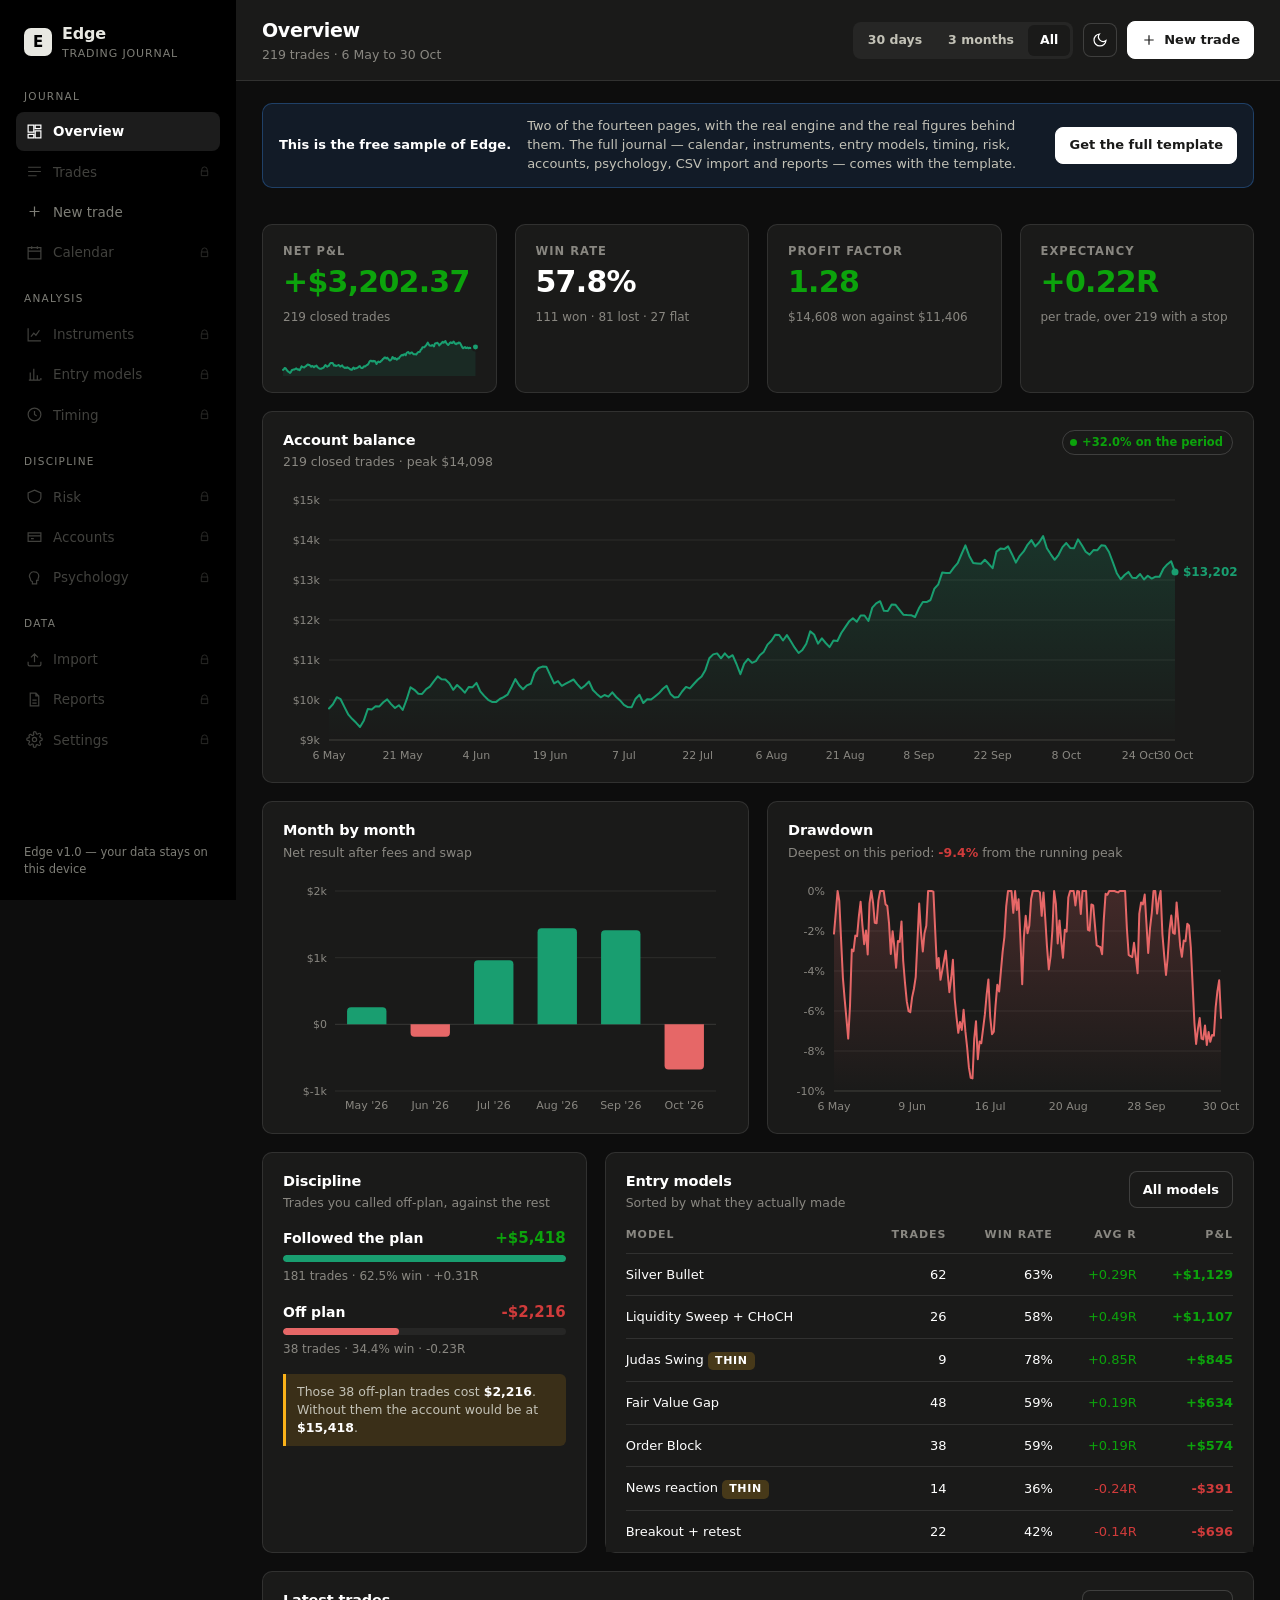
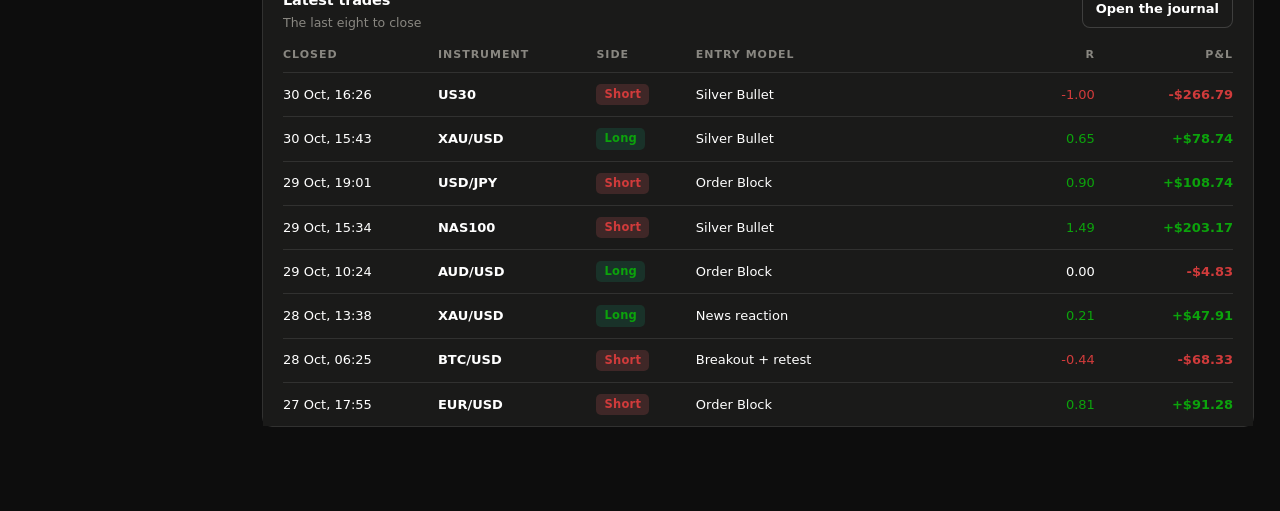
<file: index.html>
<!DOCTYPE html>
<html lang="en" data-theme="dark">
<head>
<meta charset="UTF-8">
<meta name="viewport" content="width=device-width, initial-scale=1">
<title>Overview — Edge Trading Journal</title>
<meta name="description" content="Equity curve, drawdown, monthly P&L and what your discipline is costing you — worked out from your own journal.">
<link rel="icon" href="data:image/svg+xml,<svg xmlns='http://www.w3.org/2000/svg' viewBox='0 0 32 32'><rect width='32' height='32' rx='7' fill='%2314140f'/><path d='M7 22l5-7 4 4 9-11' stroke='%231baf7a' stroke-width='2.6' fill='none' stroke-linecap='round' stroke-linejoin='round'/></svg>">
<link rel="stylesheet" href="css/style.css">
</head>
<body>

<div class="shell">
  <aside class="sidebar">
    <div class="brand">
      <div class="brand-mark">E</div>
      <div>
        <div class="brand-name">Edge</div>
        <div class="brand-sub">Trading journal</div>
      </div>
    </div>
    <div>
      <div class="nav-group">
        <div class="nav-label">Journal</div>
        <nav class="nav">
          <a href="index.html" class="is-active"><svg viewBox="0 0 24 24"><path d="M3 13h8V3H3zM13 21h8V11h-8zM3 21h8v-5H3zM13 8h8V3h-8z"/></svg>Overview</a>
          <a href="https://payhip.com/b/af3Tc" target="_blank" rel="noopener" data-locked="1"><svg viewBox="0 0 24 24"><path d="M3 6h18M3 12h18M3 18h12"/></svg>Trades</a>
          <a href="trade.html"><svg viewBox="0 0 24 24"><path d="M12 5v14M5 12h14"/></svg>New trade</a>
          <a href="https://payhip.com/b/af3Tc" target="_blank" rel="noopener" data-locked="1"><svg viewBox="0 0 24 24"><path d="M3 5h18v16H3zM3 10h18M8 3v4M16 3v4"/></svg>Calendar</a>
        </nav>
      </div>
      <div class="nav-group">
        <div class="nav-label">Analysis</div>
        <nav class="nav">
          <a href="https://payhip.com/b/af3Tc" target="_blank" rel="noopener" data-locked="1"><svg viewBox="0 0 24 24"><path d="M3 3v18h18M7 15l4-5 3 3 5-7"/></svg>Instruments</a>
          <a href="https://payhip.com/b/af3Tc" target="_blank" rel="noopener" data-locked="1"><svg viewBox="0 0 24 24"><path d="M4 20h16M6 20V9M11 20V4M16 20v-7M21 20v-3"/></svg>Entry models</a>
          <a href="https://payhip.com/b/af3Tc" target="_blank" rel="noopener" data-locked="1"><svg viewBox="0 0 24 24"><path d="M12 21a9 9 0 1 0 0-18 9 9 0 0 0 0 18zM12 7v5l3 2"/></svg>Timing</a>
        </nav>
      </div>
      <div class="nav-group">
        <div class="nav-label">Discipline</div>
        <nav class="nav">
          <a href="https://payhip.com/b/af3Tc" target="_blank" rel="noopener" data-locked="1"><svg viewBox="0 0 24 24"><path d="M12 3l9 4v6c0 5-4 7-9 8-5-1-9-3-9-8V7z"/></svg>Risk</a>
          <a href="https://payhip.com/b/af3Tc" target="_blank" rel="noopener" data-locked="1"><svg viewBox="0 0 24 24"><path d="M3 7h18v12H3zM3 11h18M7 15h4"/></svg>Accounts</a>
          <a href="https://payhip.com/b/af3Tc" target="_blank" rel="noopener" data-locked="1"><svg viewBox="0 0 24 24"><path d="M9 21v-3a5 5 0 0 1-3-4.6A6 6 0 0 1 12 4a6 6 0 0 1 6 6c0 2-1 3-1 4v2h-2v5z"/></svg>Psychology</a>
        </nav>
      </div>
      <div class="nav-group">
        <div class="nav-label">Data</div>
        <nav class="nav">
          <a href="https://payhip.com/b/af3Tc" target="_blank" rel="noopener" data-locked="1"><svg viewBox="0 0 24 24"><path d="M21 15v4a2 2 0 0 1-2 2H5a2 2 0 0 1-2-2v-4M7 9l5-5 5 5M12 4v12"/></svg>Import</a>
          <a href="https://payhip.com/b/af3Tc" target="_blank" rel="noopener" data-locked="1"><svg viewBox="0 0 24 24"><path d="M14 3H6v18h12V7zM14 3v4h4M9 13h6M9 17h6"/></svg>Reports</a>
          <a href="https://payhip.com/b/af3Tc" target="_blank" rel="noopener" data-locked="1"><svg viewBox="0 0 24 24"><path d="M12 15a3 3 0 1 0 0-6 3 3 0 0 0 0 6zM19.4 15a1.6 1.6 0 0 0 .3 1.8l.1.1a2 2 0 1 1-2.8 2.8l-.1-.1a1.6 1.6 0 0 0-2.7 1.1V21a2 2 0 1 1-4 0v-.1A1.6 1.6 0 0 0 7.5 19l-.1.1a2 2 0 1 1-2.8-2.8l.1-.1A1.6 1.6 0 0 0 3 13.6a2 2 0 1 1 0-4 1.6 1.6 0 0 0 1.9-1.1l.1-.1a2 2 0 1 1 2.8-2.8l.1.1A1.6 1.6 0 0 0 10.4 3a2 2 0 1 1 4 0 1.6 1.6 0 0 0 2.7 1.1l.1-.1a2 2 0 1 1 2.8 2.8l-.1.1a1.6 1.6 0 0 0 1.1 2.7 2 2 0 1 1 0 4 1.6 1.6 0 0 0-1.6 1.4z"/></svg>Settings</a>
        </nav>
      </div>
    </div>
    <div class="sidebar-foot">Edge v1.0 — your data stays on this device</div>
  </aside>

  <div class="main">
    <header class="topbar">
      <button class="btn btn-icon burger" data-nav-toggle aria-label="Menu">
        <svg viewBox="0 0 24 24"><path d="M3 6h18M3 12h18M3 18h18"/></svg>
      </button>
      <div>
        <h1>Overview</h1>
        <div class="sub" id="sub">—</div>
      </div>
      <div class="topbar-actions">
        <div class="filters">
          <div class="seg" role="group" aria-label="Period" id="range">
            <button type="button" data-days="30" aria-pressed="false">30 days</button>
            <button type="button" data-days="90" aria-pressed="false">3 months</button>
            <button type="button" data-days="0" aria-pressed="true">All</button>
          </div>
        </div>
        <button class="btn btn-icon" data-theme-toggle aria-label="Switch theme">
          <svg viewBox="0 0 24 24"><path d="M21 12.8A9 9 0 1 1 11.2 3a7 7 0 0 0 9.8 9.8z"/></svg>
        </button>
        <a class="btn btn-primary" href="trade.html">
          <svg viewBox="0 0 24 24"><path d="M12 5v14M5 12h14"/></svg>
          <span class="btn-label">New trade</span>
        </a>
      </div>
    </header>

    <div class="content">
<div class="lite-banner">
  <b>This is the free sample of Edge.</b>
  <span>Two of the fourteen pages, with the real engine and the real figures behind them.
  The full journal — calendar, instruments, entry models, timing, risk, accounts,
  psychology, CSV import and reports — comes with the template.</span>
  <a class="btn btn-primary" href="https://payhip.com/b/af3Tc" target="_blank" rel="noopener">Get the full template</a>
</div>


      <div class="row row-4">
        <div class="card stat" id="s-pnl"></div>
        <div class="card stat" id="s-winrate"></div>
        <div class="card stat" id="s-pf"></div>
        <div class="card stat" id="s-expectancy"></div>
      </div>

      <section class="card">
        <div class="card-head">
          <div>
            <h2 class="card-title">Account balance</h2>
            <div class="card-sub" id="equity-sub">Every closed trade, in the order it closed</div>
          </div>
          <div class="right"><span class="pill" id="equity-pill"></span></div>
        </div>
        <div id="equity"></div>
      </section>

      <div class="row row-2">
        <section class="card">
          <div class="card-head">
            <div>
              <h2 class="card-title">Month by month</h2>
              <div class="card-sub">Net result after fees and swap</div>
            </div>
          </div>
          <div id="monthly"></div>
        </section>

        <section class="card">
          <div class="card-head">
            <div>
              <h2 class="card-title">Drawdown</h2>
              <div class="card-sub" id="dd-sub">How far below its own peak the account has been</div>
            </div>
          </div>
          <div id="drawdown"></div>
        </section>
      </div>

      <div class="row row-1-2">
        <section class="card" id="discipline-card">
          <div class="card-head">
            <div>
              <h2 class="card-title">Discipline</h2>
              <div class="card-sub">Trades you called off-plan, against the rest</div>
            </div>
          </div>
          <div id="discipline"></div>
        </section>

        <section class="card">
          <div class="card-head">
            <div>
              <h2 class="card-title">Entry models</h2>
              <div class="card-sub">Sorted by what they actually made</div>
            </div>
            <div class="right"><a class="btn" href="https://payhip.com/b/af3Tc" target="_blank" rel="noopener" data-locked="1"><span class="btn-label">All models</span></a></div>
          </div>
          <div class="table-wrap">
            <table>
              <thead>
                <tr>
                  <th>Model</th>
                  <th class="num">Trades</th>
                  <th class="num">Win rate</th>
                  <th class="num">Avg R</th>
                  <th class="num">P&amp;L</th>
                </tr>
              </thead>
              <tbody id="models"></tbody>
            </table>
          </div>
        </section>
      </div>

      <section class="card">
        <div class="card-head">
          <div>
            <h2 class="card-title">Latest trades</h2>
            <div class="card-sub">The last eight to close</div>
          </div>
          <div class="right"><a class="btn" href="https://payhip.com/b/af3Tc" target="_blank" rel="noopener" data-locked="1"><span class="btn-label">Open the journal</span></a></div>
        </div>
        <div class="table-wrap">
          <table>
            <thead>
              <tr>
                <th>Closed</th>
                <th>Instrument</th>
                <th>Side</th>
                <th>Entry model</th>
                <th class="num">R</th>
                <th class="num">P&amp;L</th>
              </tr>
            </thead>
            <tbody id="latest"></tbody>
          </table>
        </div>
      </section>
    </div>
  </div>
</div>

<script src="js/instruments.js"></script>
<script src="js/model.js"></script>
<script src="js/store.js"></script>
<script src="js/demo.js"></script>
<script src="js/seed.js"></script>
<script src="js/charts.js"></script>
<script src="js/main.js"></script>
<script src="js/ui.js"></script>
<script src="js/overview.js"></script>
</body>
</html>
</file>
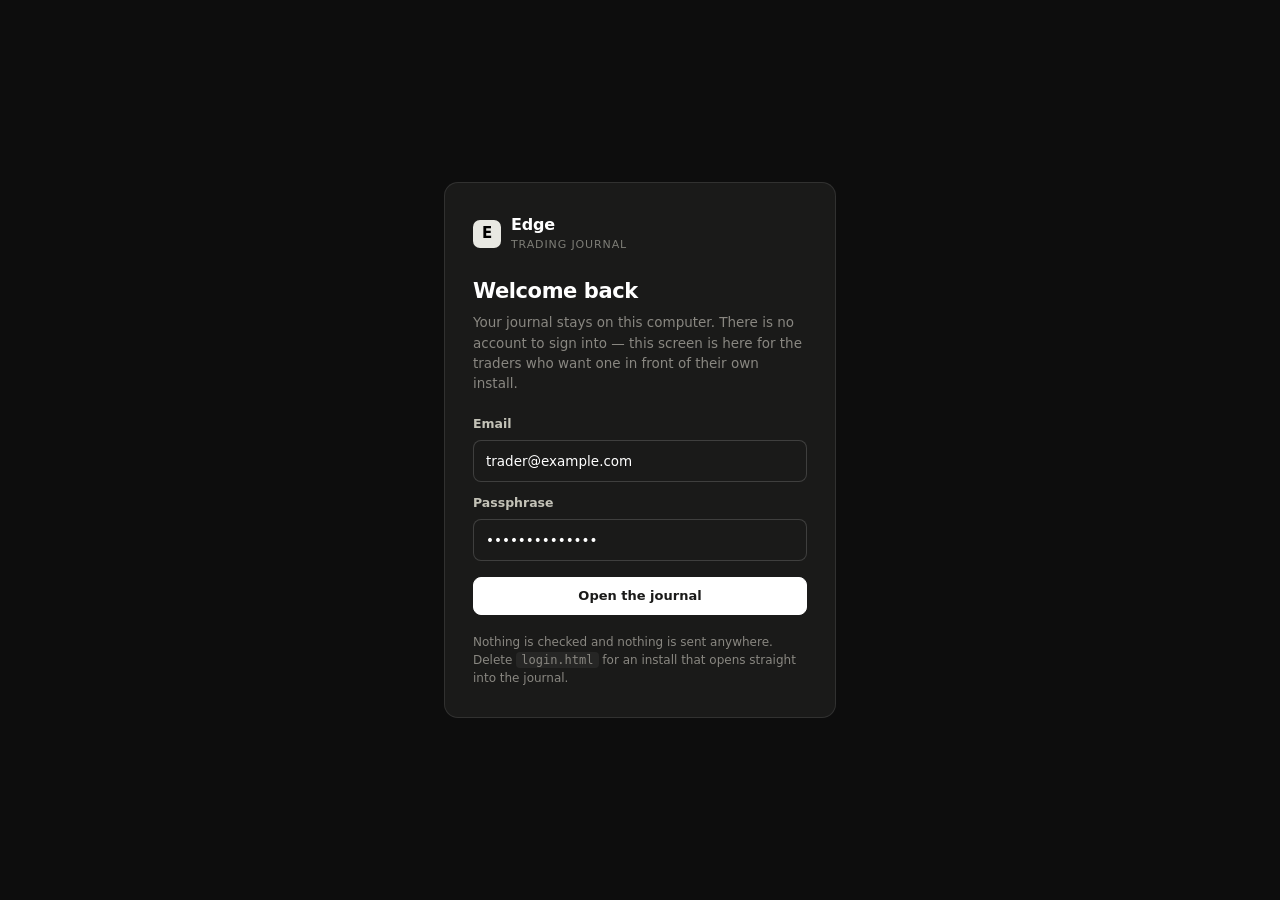
<file: login.html>
<!DOCTYPE html>
<html lang="en" data-theme="dark">
<head>
<meta charset="UTF-8">
<meta name="viewport" content="width=device-width, initial-scale=1">
<title>Sign in — Edge Trading Journal</title>
<meta name="description" content="The sign-in screen of the Edge trading journal template.">
<link rel="icon" href="data:image/svg+xml,<svg xmlns='http://www.w3.org/2000/svg' viewBox='0 0 32 32'><rect width='32' height='32' rx='7' fill='%2314140f'/><path d='M7 22l5-7 4 4 9-11' stroke='%231baf7a' stroke-width='2.6' fill='none' stroke-linecap='round' stroke-linejoin='round'/></svg>">
<link rel="stylesheet" href="css/style.css">
</head>
<body>

<div class="center-page">
  <div class="center-card">
    <div class="brand">
      <div class="brand-mark">E</div>
      <div>
        <div class="brand-name">Edge</div>
        <div class="brand-sub">Trading journal</div>
      </div>
    </div>

    <h1>Welcome back</h1>
    <p class="lead">Your journal stays on this computer. There is no account to sign into —
      this screen is here for the traders who want one in front of their own install.</p>

    <form class="form" id="form">
      <label class="field">
        <span>Email</span>
        <input type="email" value="trader@example.com" autocomplete="username">
      </label>
      <label class="field">
        <span>Passphrase</span>
        <input type="password" value="demo-demo-demo" autocomplete="current-password">
      </label>
      <button class="btn btn-primary" type="submit"><span class="btn-label">Open the journal</span></button>
    </form>

    <p class="login-note">Nothing is checked and nothing is sent anywhere. Delete
      <code>login.html</code> for an install that opens straight into the journal.</p>
  </div>
</div>

<script>
  /* A form in this template has nowhere to post to, so the screen just moves
     on. Wire it to your own sign-in if the install needs one. */
  document.getElementById('form').addEventListener('submit', e => {
    e.preventDefault();
    location.href = 'index.html';
  });
</script>
</body>
</html>
</file>
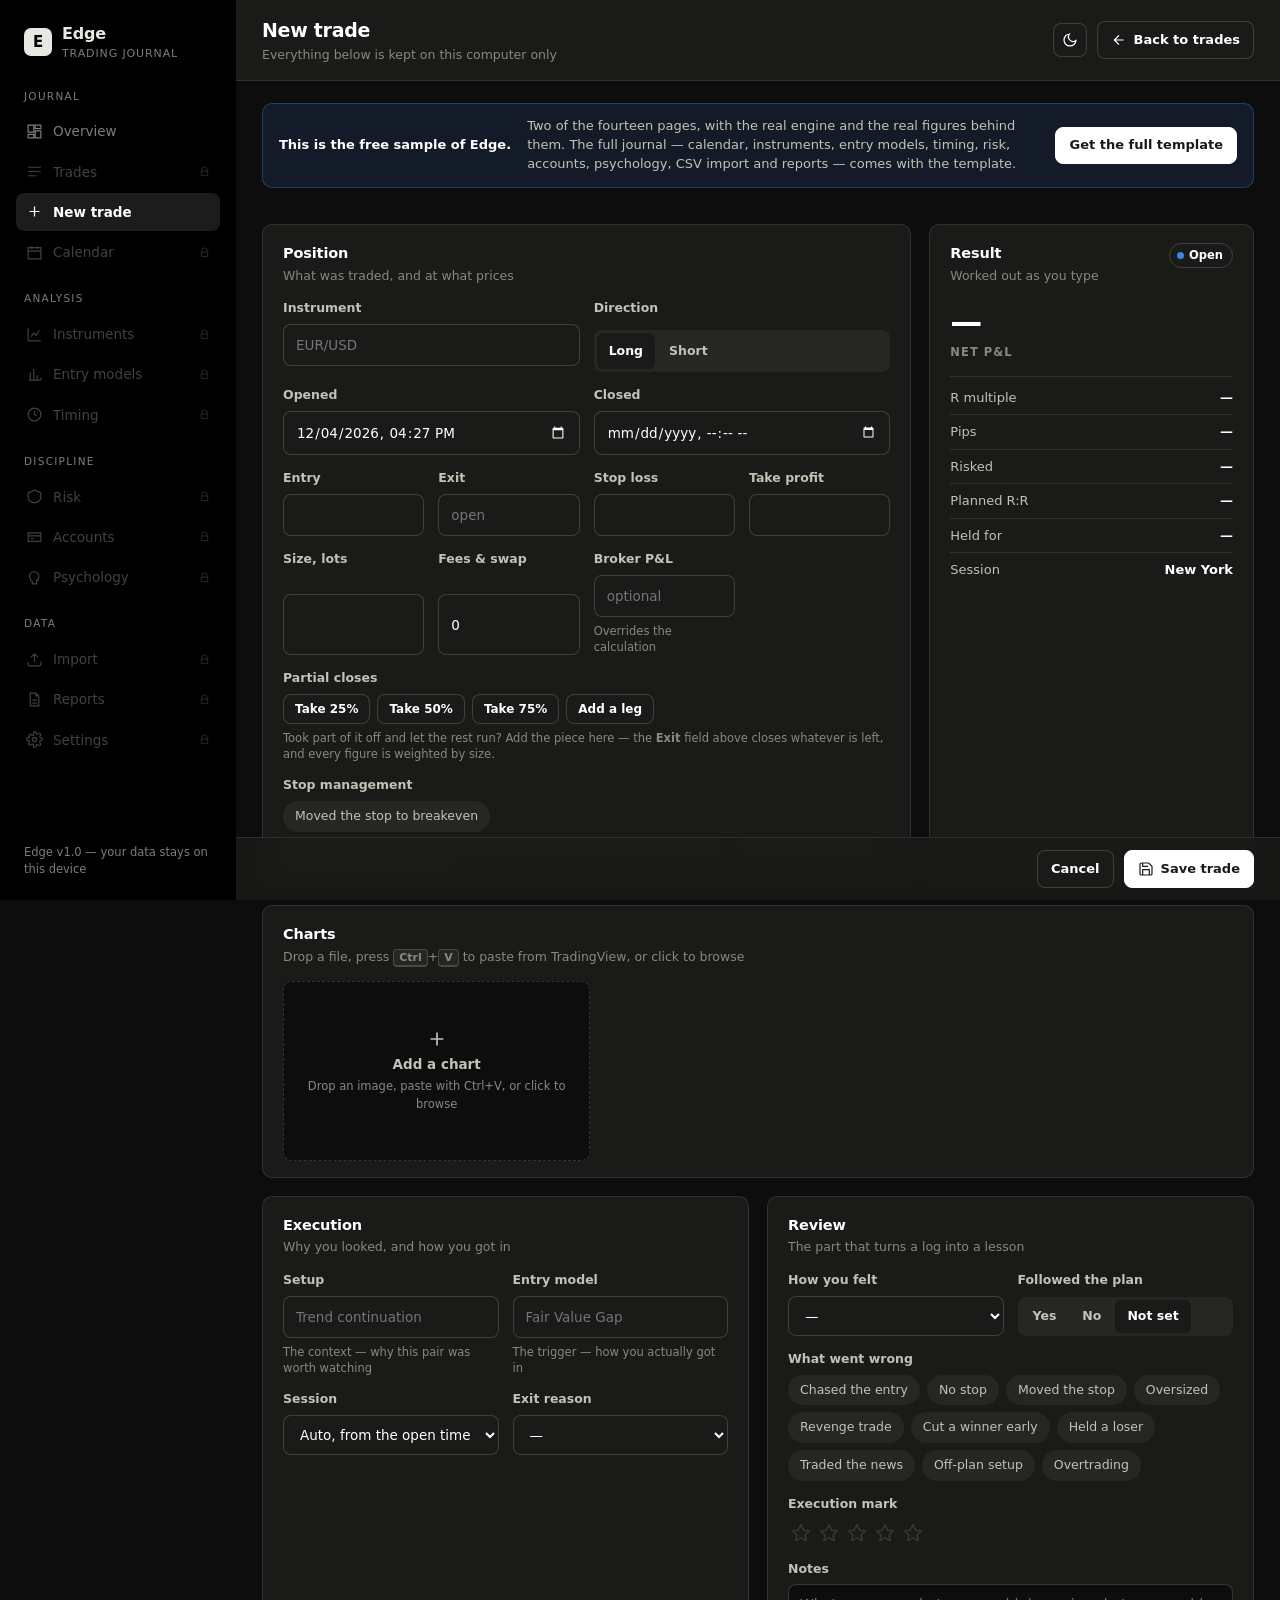
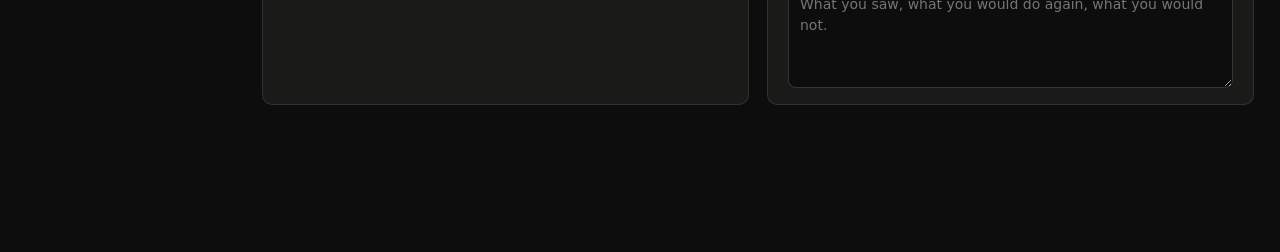
<file: trade.html>
<!DOCTYPE html>
<html lang="en" data-theme="dark">
<head>
<meta charset="UTF-8">
<meta name="viewport" content="width=device-width, initial-scale=1">
<title>Trade — Edge Trading Journal</title>
<meta name="description" content="Log a trade: prices, size, stop, entry model, screenshots and review. Risk, pips and R are worked out as you type.">
<link rel="icon" href="data:image/svg+xml,<svg xmlns='http://www.w3.org/2000/svg' viewBox='0 0 32 32'><rect width='32' height='32' rx='7' fill='%2314140f'/><path d='M7 22l5-7 4 4 9-11' stroke='%231baf7a' stroke-width='2.6' fill='none' stroke-linecap='round' stroke-linejoin='round'/></svg>">
<link rel="stylesheet" href="css/style.css">
</head>
<body>

<div class="shell">
  <aside class="sidebar">
    <div class="brand">
      <div class="brand-mark">E</div>
      <div>
        <div class="brand-name">Edge</div>
        <div class="brand-sub">Trading journal</div>
      </div>
    </div>
    <div>
      <div class="nav-group">
        <div class="nav-label">Journal</div>
        <nav class="nav">
          <a href="index.html"><svg viewBox="0 0 24 24"><path d="M3 13h8V3H3zM13 21h8V11h-8zM3 21h8v-5H3zM13 8h8V3h-8z"/></svg>Overview</a>
          <a href="https://payhip.com/b/af3Tc" target="_blank" rel="noopener" data-locked="1"><svg viewBox="0 0 24 24"><path d="M3 6h18M3 12h18M3 18h12"/></svg>Trades</a>
          <a href="trade.html" class="is-active"><svg viewBox="0 0 24 24"><path d="M12 5v14M5 12h14"/></svg>New trade</a>
          <a href="https://payhip.com/b/af3Tc" target="_blank" rel="noopener" data-locked="1"><svg viewBox="0 0 24 24"><path d="M3 5h18v16H3zM3 10h18M8 3v4M16 3v4"/></svg>Calendar</a>
        </nav>
      </div>
      <div class="nav-group">
        <div class="nav-label">Analysis</div>
        <nav class="nav">
          <a href="https://payhip.com/b/af3Tc" target="_blank" rel="noopener" data-locked="1"><svg viewBox="0 0 24 24"><path d="M3 3v18h18M7 15l4-5 3 3 5-7"/></svg>Instruments</a>
          <a href="https://payhip.com/b/af3Tc" target="_blank" rel="noopener" data-locked="1"><svg viewBox="0 0 24 24"><path d="M4 20h16M6 20V9M11 20V4M16 20v-7M21 20v-3"/></svg>Entry models</a>
          <a href="https://payhip.com/b/af3Tc" target="_blank" rel="noopener" data-locked="1"><svg viewBox="0 0 24 24"><path d="M12 21a9 9 0 1 0 0-18 9 9 0 0 0 0 18zM12 7v5l3 2"/></svg>Timing</a>
        </nav>
      </div>
      <div class="nav-group">
        <div class="nav-label">Discipline</div>
        <nav class="nav">
          <a href="https://payhip.com/b/af3Tc" target="_blank" rel="noopener" data-locked="1"><svg viewBox="0 0 24 24"><path d="M12 3l9 4v6c0 5-4 7-9 8-5-1-9-3-9-8V7z"/></svg>Risk</a>
          <a href="https://payhip.com/b/af3Tc" target="_blank" rel="noopener" data-locked="1"><svg viewBox="0 0 24 24"><path d="M3 7h18v12H3zM3 11h18M7 15h4"/></svg>Accounts</a>
          <a href="https://payhip.com/b/af3Tc" target="_blank" rel="noopener" data-locked="1"><svg viewBox="0 0 24 24"><path d="M9 21v-3a5 5 0 0 1-3-4.6A6 6 0 0 1 12 4a6 6 0 0 1 6 6c0 2-1 3-1 4v2h-2v5z"/></svg>Psychology</a>
        </nav>
      </div>
      <div class="nav-group">
        <div class="nav-label">Data</div>
        <nav class="nav">
          <a href="https://payhip.com/b/af3Tc" target="_blank" rel="noopener" data-locked="1"><svg viewBox="0 0 24 24"><path d="M21 15v4a2 2 0 0 1-2 2H5a2 2 0 0 1-2-2v-4M7 9l5-5 5 5M12 4v12"/></svg>Import</a>
          <a href="https://payhip.com/b/af3Tc" target="_blank" rel="noopener" data-locked="1"><svg viewBox="0 0 24 24"><path d="M14 3H6v18h12V7zM14 3v4h4M9 13h6M9 17h6"/></svg>Reports</a>
          <a href="https://payhip.com/b/af3Tc" target="_blank" rel="noopener" data-locked="1"><svg viewBox="0 0 24 24"><path d="M12 15a3 3 0 1 0 0-6 3 3 0 0 0 0 6zM19.4 15a1.6 1.6 0 0 0 .3 1.8l.1.1a2 2 0 1 1-2.8 2.8l-.1-.1a1.6 1.6 0 0 0-2.7 1.1V21a2 2 0 1 1-4 0v-.1A1.6 1.6 0 0 0 7.5 19l-.1.1a2 2 0 1 1-2.8-2.8l.1-.1A1.6 1.6 0 0 0 3 13.6a2 2 0 1 1 0-4 1.6 1.6 0 0 0 1.9-1.1l.1-.1a2 2 0 1 1 2.8-2.8l.1.1A1.6 1.6 0 0 0 10.4 3a2 2 0 1 1 4 0 1.6 1.6 0 0 0 2.7 1.1l.1-.1a2 2 0 1 1 2.8 2.8l-.1.1a1.6 1.6 0 0 0 1.1 2.7 2 2 0 1 1 0 4 1.6 1.6 0 0 0-1.6 1.4z"/></svg>Settings</a>
        </nav>
      </div>
    </div>
    <div class="sidebar-foot">Edge v1.0 — your data stays on this device</div>
  </aside>

  <div class="main">
    <header class="topbar">
      <button class="btn btn-icon burger" data-nav-toggle aria-label="Menu">
        <svg viewBox="0 0 24 24"><path d="M3 6h18M3 12h18M3 18h18"/></svg>
      </button>
      <div>
        <h1 id="page-title">New trade</h1>
        <div class="sub" id="page-sub">Everything below is kept on this computer only</div>
      </div>
      <div class="topbar-actions">
        <button class="btn btn-icon" data-theme-toggle aria-label="Switch theme">
          <svg viewBox="0 0 24 24"><path d="M21 12.8A9 9 0 1 1 11.2 3a7 7 0 0 0 9.8 9.8z"/></svg>
        </button>
        <a class="btn" href="https://payhip.com/b/af3Tc" target="_blank" rel="noopener" data-locked="1">
          <svg viewBox="0 0 24 24"><path d="M19 12H5M12 19l-7-7 7-7"/></svg>
          <span class="btn-label">Back to trades</span>
        </a>
      </div>
    </header>

    <div class="content">
<div class="lite-banner">
  <b>This is the free sample of Edge.</b>
  <span>Two of the fourteen pages, with the real engine and the real figures behind them.
  The full journal — calendar, instruments, entry models, timing, risk, accounts,
  psychology, CSV import and reports — comes with the template.</span>
  <a class="btn btn-primary" href="https://payhip.com/b/af3Tc" target="_blank" rel="noopener">Get the full template</a>
</div>


      <div class="row row-2-1">

        <!-- ---------- position ---------- -->
        <section class="card">
          <div class="card-head">
            <div>
              <h2 class="card-title">Position</h2>
              <div class="card-sub">What was traded, and at what prices</div>
            </div>
          </div>

          <div class="form">
            <div class="grid-2">
              <label class="field">
                <span>Instrument</span>
                <input id="f-symbol" list="symbol-list" placeholder="EUR/USD" autocomplete="off">
                <datalist id="symbol-list"></datalist>
                <small class="field-note" id="symbol-note"></small>
              </label>

              <div class="field">
                <span>Direction</span>
                <div class="seg" role="group" aria-label="Direction">
                  <button type="button" id="dir-long" aria-pressed="true">Long</button>
                  <button type="button" id="dir-short" aria-pressed="false">Short</button>
                </div>
              </div>
            </div>

            <div class="grid-2">
              <label class="field"><span>Opened</span><input id="f-openedAt" type="datetime-local"></label>
              <label class="field"><span>Closed</span><input id="f-closedAt" type="datetime-local"></label>
            </div>

            <div class="grid-4">
              <label class="field"><span>Entry</span><input id="f-entry" inputmode="decimal" step="any" type="number"></label>
              <label class="field"><span>Exit</span><input id="f-exit" inputmode="decimal" step="any" type="number" placeholder="open"></label>
              <label class="field"><span>Stop loss</span><input id="f-stop" inputmode="decimal" step="any" type="number"></label>
              <label class="field"><span>Take profit</span><input id="f-target" inputmode="decimal" step="any" type="number"></label>
            </div>

            <div class="grid-4">
              <label class="field"><span>Size, lots</span><input id="f-lots" inputmode="decimal" step="any" type="number"></label>
              <label class="field"><span>Fees &amp; swap</span><input id="f-fees" inputmode="decimal" step="any" type="number" placeholder="-7.40"></label>
              <label class="field"><span>Broker P&amp;L</span><input id="f-pnlBroker" inputmode="decimal" step="any" type="number" placeholder="optional"><small class="field-note">Overrides the calculation</small></label>
              <label class="field" id="rate-field" hidden><span>Quote → account rate</span><input id="f-convRate" inputmode="decimal" step="any" type="number"><small class="field-note" id="rate-note"></small></label>
            </div>

            <div class="field">
              <span>Partial closes</span>
              <div class="parts" id="parts"></div>
              <div class="parts-add">
                <button type="button" class="btn btn-sm" data-part-pct="25">Take 25%</button>
                <button type="button" class="btn btn-sm" data-part-pct="50">Take 50%</button>
                <button type="button" class="btn btn-sm" data-part-pct="75">Take 75%</button>
                <button type="button" class="btn btn-sm" data-part-pct="">Add a leg</button>
              </div>
              <small class="field-note" id="parts-note">Took part of it off and let the rest run? Add the piece here — the
                <b>Exit</b> field above closes whatever is left, and every figure is weighted by size.</small>
            </div>

            <div class="field">
              <span>Stop management</span>
              <div class="chips">
                <button type="button" class="chip" id="f-beStop" aria-pressed="false">Moved the stop to breakeven</button>
              </div>
              <small class="field-note">Risk taken off the table. R is still measured against the stop you set at
                entry — that is what was on the line when you took the trade.</small>
            </div>
          </div>
        </section>

        <!-- ---------- live figures ---------- -->
        <section class="card figures" id="figures">
          <div class="card-head">
            <div>
              <h2 class="card-title">Result</h2>
              <div class="card-sub">Worked out as you type</div>
            </div>
            <div class="right"><span class="pill" id="res-pill"><i></i><span>Open</span></span></div>
          </div>

          <div class="fig-main">
            <div class="fig-value" id="fig-pnl">—</div>
            <div class="fig-label">Net P&amp;L</div>
          </div>

          <div class="fig-rows">
            <div class="fig-row"><span>R multiple</span><b id="fig-r">—</b></div>
            <div class="fig-row" id="row-scale" hidden><span>Scaling out</span><b id="fig-scale">—</b></div>
            <div class="fig-row"><span>Pips</span><b id="fig-pips">—</b></div>
            <div class="fig-row" id="row-avgexit" hidden><span>Average exit</span><b id="fig-avgexit">—</b></div>
            <div class="fig-row" id="row-closed" hidden><span>Closed so far</span><b id="fig-closed">—</b></div>
            <div class="fig-row"><span>Risked</span><b id="fig-risk">—</b></div>
            <div class="fig-row"><span>Planned R:R</span><b id="fig-plannedr">—</b></div>
            <div class="fig-row"><span>Held for</span><b id="fig-duration">—</b></div>
            <div class="fig-row"><span>Session</span><b id="fig-session">—</b></div>
          </div>

          <div id="fig-warnings"></div>
        </section>
      </div>

      <!-- ---------- screenshots ---------- -->
      <section class="card">
        <div class="card-head">
          <div>
            <h2 class="card-title">Charts</h2>
            <div class="card-sub">Drop a file, press <kbd>Ctrl</kbd>+<kbd>V</kbd> to paste from TradingView, or click to browse</div>
          </div>
        </div>
        <div class="shots" id="shots"></div>
      </section>

      <div class="row row-2">
        <!-- ---------- execution ---------- -->
        <section class="card">
          <div class="card-head">
            <div>
              <h2 class="card-title">Execution</h2>
              <div class="card-sub">Why you looked, and how you got in</div>
            </div>
          </div>
          <div class="form">
            <div class="grid-2">
              <label class="field">
                <span>Setup</span>
                <input id="f-setup" list="setup-list" placeholder="Trend continuation" autocomplete="off">
                <datalist id="setup-list"></datalist>
                <small class="field-note">The context — why this pair was worth watching</small>
              </label>
              <label class="field">
                <span>Entry model</span>
                <input id="f-entryModel" list="model-list" placeholder="Fair Value Gap" autocomplete="off">
                <datalist id="model-list"></datalist>
                <small class="field-note">The trigger — how you actually got in</small>
              </label>
            </div>
            <div class="grid-2">
              <label class="field">
                <span>Session</span>
                <select id="f-session"><option value="">Auto, from the open time</option></select>
              </label>
              <label class="field">
                <span>Exit reason</span>
                <select id="f-exitReason"><option value="">—</option></select>
              </label>
            </div>
          </div>
        </section>

        <!-- ---------- review ---------- -->
        <section class="card">
          <div class="card-head">
            <div>
              <h2 class="card-title">Review</h2>
              <div class="card-sub">The part that turns a log into a lesson</div>
            </div>
          </div>
          <div class="form">
            <div class="grid-2">
              <label class="field">
                <span>How you felt</span>
                <select id="f-emotion"><option value="">—</option></select>
              </label>
              <div class="field">
                <span>Followed the plan</span>
                <div class="seg" role="group" aria-label="Followed the plan">
                  <button type="button" id="plan-yes" aria-pressed="false">Yes</button>
                  <button type="button" id="plan-no" aria-pressed="false">No</button>
                  <button type="button" id="plan-na" aria-pressed="true">Not set</button>
                </div>
              </div>
            </div>

            <div class="field">
              <span>What went wrong</span>
              <div class="chips" id="mistakes"></div>
            </div>

            <div class="field">
              <span>Execution mark</span>
              <div class="stars" id="rating" role="group" aria-label="Execution mark"></div>
            </div>

            <label class="field">
              <span>Notes</span>
              <textarea id="f-note" rows="4" placeholder="What you saw, what you would do again, what you would not."></textarea>
            </label>
          </div>
        </section>
      </div>
    </div>

    <!-- ---------- action bar ---------- -->
    <div class="actionbar">
      <span class="save-state" id="save-state"></span>
      <button class="btn" id="btn-delete" hidden>
        <svg viewBox="0 0 24 24"><path d="M3 6h18M8 6V4h8v2M19 6l-1 14H6L5 6M10 11v6M14 11v6"/></svg>
        <span class="btn-label">Delete</span>
      </button>
      <a class="btn" href="https://payhip.com/b/af3Tc" target="_blank" rel="noopener" data-locked="1"><span class="btn-label">Cancel</span></a>
      <button class="btn btn-primary" id="btn-save">
        <svg viewBox="0 0 24 24"><path d="M19 21H5a2 2 0 0 1-2-2V5a2 2 0 0 1 2-2h11l5 5v11a2 2 0 0 1-2 2zM17 21v-8H7v8M7 3v5h8"/></svg>
        <span class="btn-label">Save trade</span>
      </button>
    </div>
  </div>
</div>

<input type="file" id="shot-input" accept="image/*" multiple hidden>

<script src="js/instruments.js"></script>
<script src="js/model.js"></script>
<script src="js/store.js"></script>
<script src="js/demo.js"></script>
<script src="js/seed.js"></script>
<script src="js/charts.js"></script>
<script src="js/main.js"></script>
<script src="js/ui.js"></script>
<script src="js/trade.js"></script>
</body>
</html>
</file>
<file: css/style.css>
/* ==========================================================================
   Edge — Trading Journal & Analytics Template
   Design tokens. Change the values here and the whole journal follows.
   ========================================================================== */

:root {
  color-scheme: light;

  /* --- surfaces & ink --- */
  --surface:        #fcfcfb;   /* cards, chart surface */
  --plane:          #f4f4f1;   /* page background */
  --sidebar:        #14140f;
  --sidebar-ink:    #e8e8e2;
  --sidebar-muted:  #8d8d84;

  --ink:            #0b0b0b;   /* primary text */
  --ink-2:          #52514e;   /* secondary text */
  --muted:          #898781;   /* axis labels, captions */
  --grid:           #e1e0d9;   /* hairline gridlines */
  --axis:           #c3c2b7;   /* baseline */
  --line:           rgba(11, 11, 11, .10);
  --line-2:         rgba(11, 11, 11, .16);
  --wash:           rgba(11, 11, 11, .04);

  /* --- categorical series (validated: adjacent CVD ΔE ≥ 8) --- */
  --s1: #2a78d6;  /* blue    */
  --s2: #eb6834;  /* orange  */
  --s3: #1baf7a;  /* aqua    */
  --s4: #eda100;  /* yellow  */
  --s5: #e87ba4;  /* magenta */
  --s6: #008300;  /* green   */
  --s7: #4a3aa7;  /* violet  */
  --s8: #e34948;  /* red     */

  /* --- sequential (single hue, light → dark) --- */
  --q1: #cde2fb; --q2: #b7d3f6; --q3: #9ec5f4; --q4: #86b6ef;
  --q5: #5598e7; --q6: #2a78d6; --q7: #1c5cab; --q8: #104281;

  /* --- status: always paired with an icon + label, never colour alone --- */
  --good:     #0ca30c;
  --warning:  #fab219;
  --serious:  #ec835a;
  --critical: #d03b3b;
  --good-ink: #006300;

  /* --- type --- */
  --sans: system-ui, -apple-system, "Segoe UI", Roboto, sans-serif;

  --radius: 10px;
  --shadow: 0 1px 2px rgba(11, 11, 11, .04), 0 6px 20px rgba(11, 11, 11, .04);
}

@media (prefers-color-scheme: dark) {
  :root:not([data-theme="light"]) {
    color-scheme: dark;
    --surface:        #1a1a19;
    --plane:          #0d0d0d;
    --sidebar:        #000000;
    --sidebar-ink:    #e8e8e2;
    --sidebar-muted:  #7d7d76;

    --ink:            #ffffff;
    --ink-2:          #c3c2b7;
    --muted:          #898781;
    --grid:           #2c2c2a;
    --axis:           #383835;
    --line:           rgba(255, 255, 255, .10);
    --line-2:         rgba(255, 255, 255, .16);
    --wash:           rgba(255, 255, 255, .05);

    --s1: #3987e5; --s2: #d95926; --s3: #199e70; --s4: #c98500;
    --s5: #d55181; --s6: #008300; --s7: #9085e9; --s8: #e66767;

    --q1: #104281; --q2: #1c5cab; --q3: #256abf; --q4: #2a78d6;
    --q5: #3987e5; --q6: #5598e7; --q7: #86b6ef; --q8: #b7d3f6;

    --good-ink: #0ca30c;
    --shadow: none;
  }
}

:root[data-theme="dark"] {
  color-scheme: dark;
  --surface:        #1a1a19;
  --plane:          #0d0d0d;
  --sidebar:        #000000;
  --sidebar-ink:    #e8e8e2;
  --sidebar-muted:  #7d7d76;

  --ink:            #ffffff;
  --ink-2:          #c3c2b7;
  --muted:          #898781;
  --grid:           #2c2c2a;
  --axis:           #383835;
  --line:           rgba(255, 255, 255, .10);
  --line-2:         rgba(255, 255, 255, .16);
  --wash:           rgba(255, 255, 255, .05);

  --s1: #3987e5; --s2: #d95926; --s3: #199e70; --s4: #c98500;
  --s5: #d55181; --s6: #008300; --s7: #9085e9; --s8: #e66767;

  --q1: #104281; --q2: #1c5cab; --q3: #256abf; --q4: #2a78d6;
  --q5: #3987e5; --q6: #5598e7; --q7: #86b6ef; --q8: #b7d3f6;

  --good-ink: #0ca30c;
  --shadow: none;
}

/* ==========================================================================
   Base
   ========================================================================== */

* { box-sizing: border-box; }

body {
  margin: 0;
  background: var(--plane);
  color: var(--ink);
  font-family: var(--sans);
  font-size: 14px;
  line-height: 1.5;
  -webkit-font-smoothing: antialiased;
}

a { color: inherit; text-decoration: none; }
button { font: inherit; color: inherit; }

:focus-visible {
  outline: 2px solid var(--s1);
  outline-offset: 2px;
  border-radius: 4px;
}

/* ==========================================================================
   Shell: sidebar + main
   ========================================================================== */

.shell { display: grid; grid-template-columns: 236px 1fr; min-height: 100vh; }

.sidebar {
  background: var(--sidebar);
  color: var(--sidebar-ink);
  padding: 22px 16px;
  display: flex;
  flex-direction: column;
  gap: 26px;
  position: sticky;
  top: 0;
  height: 100vh;
  overflow-y: auto;
}

.brand { display: flex; align-items: center; gap: 10px; padding: 0 8px; }
.brand-mark {
  width: 28px; height: 28px; border-radius: 7px; flex: none;
  background: var(--sidebar-ink); color: var(--sidebar);
  display: grid; place-items: center;
  font-weight: 700; font-size: 15px; letter-spacing: -.02em;
}
.brand-name { font-weight: 650; font-size: 16px; letter-spacing: -.01em; }
.brand-sub { font-size: 11px; color: var(--sidebar-muted); letter-spacing: .08em; text-transform: uppercase; }

.nav-group + .nav-group { margin-top: 20px; }
.nav-label {
  font-size: 10.5px; letter-spacing: .12em; text-transform: uppercase;
  color: var(--sidebar-muted); padding: 0 8px; margin-bottom: 8px;
}
.nav { display: flex; flex-direction: column; gap: 2px; }
.nav a {
  display: flex; align-items: center; gap: 10px;
  padding: 9px 10px; border-radius: 8px;
  color: var(--sidebar-muted); font-size: 13.5px; font-weight: 500;
  transition: background .15s, color .15s;
}
.nav a:hover { background: rgba(255, 255, 255, .06); color: var(--sidebar-ink); }
.nav a.is-active { background: rgba(255, 255, 255, .11); color: #fff; font-weight: 600; }
.nav svg { width: 17px; height: 17px; flex: none; stroke: currentColor; fill: none; stroke-width: 1.7; }

.sidebar-foot { margin-top: auto; font-size: 11.5px; color: var(--sidebar-muted); padding: 0 8px; }

/* ==========================================================================
   Topbar
   ========================================================================== */

.main { min-width: 0; display: flex; flex-direction: column; }

.topbar {
  display: flex; align-items: center; gap: 16px;
  padding: 16px 26px;
  border-bottom: 1px solid var(--line);
  background: var(--surface);
  position: sticky; top: 0; z-index: 20;
}
.topbar h1 { font-size: 19px; font-weight: 650; letter-spacing: -.015em; margin: 0; }
.topbar .sub { font-size: 12.5px; color: var(--muted); margin-top: 1px; }
.topbar-actions { margin-left: auto; display: flex; align-items: center; gap: 10px; }

/* .btn sets display later in this file, so the hide has to match its weight —
   plain `.burger` loses the cascade and the button shows up on desktop */
.btn.burger { display: none; }

/* filter row — one row above the charts */
.filters { display: flex; gap: 8px; align-items: center; flex-wrap: wrap; }

.seg { display: flex; background: var(--wash); border-radius: 8px; padding: 3px; gap: 2px; }
.seg button {
  border: 0; background: transparent; cursor: pointer;
  padding: 6px 12px; border-radius: 6px;
  font-size: 12.5px; font-weight: 550; color: var(--ink-2);
  transition: background .15s, color .15s;
}
.seg button:hover { color: var(--ink); }
.seg button[aria-pressed="true"] { background: var(--surface); color: var(--ink); box-shadow: var(--shadow); }

/* compact variant for card headers */
.seg-sm { padding: 2px; }
.seg-sm button { padding: 4px 10px; font-size: 12px; }

.btn {
  display: inline-flex; align-items: center; gap: 7px;
  border: 1px solid var(--line-2); background: var(--surface); color: var(--ink);
  padding: 8px 13px; border-radius: 8px; cursor: pointer;
  font-size: 13px; font-weight: 550;
  transition: background .15s, border-color .15s;
}
.btn:hover { background: var(--wash); }
.btn svg { width: 16px; height: 16px; stroke: currentColor; fill: none; stroke-width: 1.8; }
.btn-icon { padding: 8px; }

/* ==========================================================================
   Content grid
   ========================================================================== */

.content { padding: 22px 26px 40px; display: flex; flex-direction: column; gap: 18px; }

.row { display: grid; gap: 18px; }
.row-4 { grid-template-columns: repeat(4, 1fr); }
.row-3 { grid-template-columns: repeat(3, 1fr); }
.row-2 { grid-template-columns: repeat(2, 1fr); }
.row-2-1 { grid-template-columns: 2fr 1fr; }
.row-1-2 { grid-template-columns: 1fr 2fr; }

.card {
  background: var(--surface);
  border: 1px solid var(--line);
  border-radius: var(--radius);
  padding: 18px 20px 16px;
  box-shadow: var(--shadow);
  min-width: 0;
}
.card-head { display: flex; align-items: flex-start; gap: 12px; margin-bottom: 14px; }
.card-title { font-size: 14.5px; font-weight: 650; letter-spacing: -.01em; margin: 0; }
.card-sub { font-size: 12.5px; color: var(--muted); margin-top: 2px; }
.card-head .right { margin-left: auto; }

/* ==========================================================================
   Stat tiles
   ========================================================================== */

.stat .k {
  font-size: 11.5px; letter-spacing: .09em; text-transform: uppercase;
  color: var(--muted); font-weight: 600;
}
.stat .v {
  font-size: 30px; font-weight: 680; letter-spacing: -.025em;
  margin-top: 6px; line-height: 1.05;
}
.stat .foot { display: flex; align-items: center; gap: 8px; margin-top: 10px; }

.delta { display: inline-flex; align-items: center; gap: 4px; font-size: 12.5px; font-weight: 600; }
.delta svg { width: 13px; height: 13px; stroke: currentColor; fill: none; stroke-width: 2.2; }
.delta.up { color: var(--good-ink); }
.delta.down { color: var(--critical); }
.delta-note { font-size: 12px; color: var(--muted); }

.spark { margin-top: 12px; height: 38px; }

/* ==========================================================================
   Charts
   ========================================================================== */

.chart { width: 100%; display: block; overflow: visible; }
.chart text { font-family: var(--sans); }
.chart .grid-line { stroke: var(--grid); stroke-width: 1; }
.chart .axis-line { stroke: var(--axis); stroke-width: 1; }
.chart .tick { fill: var(--muted); font-size: 11px; font-variant-numeric: tabular-nums; }
.chart .tick-y { text-anchor: end; }
.chart .tick-x { text-anchor: middle; }
.chart .series-line { fill: none; stroke-width: 2; stroke-linecap: round; stroke-linejoin: round; }
.chart .bar { rx: 4; }
.chart .bar-seg { stroke: var(--surface); stroke-width: 2; }
.chart .dot { stroke: var(--surface); stroke-width: 2; }
.chart .crosshair { stroke: var(--axis); stroke-width: 1; stroke-dasharray: 3 3; }
/* the thread that carries the running total from one waterfall bar to the next */
.chart .wf-link { stroke: var(--axis); stroke-width: 1; stroke-dasharray: 2 3; }
/* "today" on a timeline — the one line everything else is read against */
.chart .tl-now { stroke: var(--ink-2); stroke-width: 1.5; stroke-dasharray: 4 3; }
.chart .hit { fill: transparent; cursor: crosshair; }
.chart .value-label { fill: var(--ink-2); font-size: 11.5px; font-weight: 600; font-variant-numeric: tabular-nums; }
/* latest value printed at the end of a line — carries the series colour on purpose,
   so the number and its line are tied together without a legend lookup */
.chart .end-label { font-size: 12px; font-weight: 700; font-variant-numeric: tabular-nums; }

.legend { display: flex; flex-wrap: wrap; gap: 14px; margin-top: 12px; }
.legend-item { display: inline-flex; align-items: center; gap: 7px; font-size: 12.5px; color: var(--ink-2); }
.legend-swatch { width: 10px; height: 10px; border-radius: 3px; flex: none; }

/* tooltip */
.tip {
  position: fixed; z-index: 90; pointer-events: none;
  background: var(--surface); color: var(--ink);
  border: 1px solid var(--line-2); border-radius: 8px;
  padding: 9px 11px; font-size: 12.5px; line-height: 1.45;
  box-shadow: 0 2px 6px rgba(0, 0, 0, .10), 0 10px 28px rgba(0, 0, 0, .14);
  opacity: 0; transform: translateY(3px); transition: opacity .12s, transform .12s;
  min-width: 128px;
}
.tip.on { opacity: 1; transform: none; }
.tip .t-head { font-weight: 650; margin-bottom: 5px; }
.tip .t-row { display: flex; align-items: center; gap: 7px; }
.tip .t-row + .t-row { margin-top: 3px; }
.tip .t-sw { width: 9px; height: 9px; border-radius: 2px; flex: none; }
.tip .t-name { color: var(--ink-2); }
.tip .t-val { margin-left: auto; font-weight: 650; font-variant-numeric: tabular-nums; }

/* heatmap */
.heat-grid { display: grid; grid-template-columns: 34px repeat(12, 1fr); gap: 3px; align-items: center; }
.heat-cell { aspect-ratio: 1 / 1; border-radius: 3px; cursor: pointer; transition: outline-color .12s; outline: 2px solid transparent; }
.heat-cell:hover { outline-color: var(--ink); }
.heat-lab { font-size: 11px; color: var(--muted); font-variant-numeric: tabular-nums; }
.heat-scale { display: flex; align-items: center; gap: 7px; margin-top: 12px; font-size: 11.5px; color: var(--muted); }
.heat-scale .steps { display: flex; gap: 2px; }
.heat-scale .steps i { width: 17px; height: 9px; border-radius: 2px; display: block; }

/* ==========================================================================
   Table
   ========================================================================== */

/* A wide table scrolls inside its card. The two shadows below appear only when
   there is something left to scroll to and fade out at the ends — pure CSS:
   the covers scroll with the content ("local"), the shadows stay put. */
.table-wrap {
  overflow-x: auto;
  margin: 0 -20px -16px;
  padding: 0 20px;
  background:
    linear-gradient(to right, var(--surface) 60%, transparent) left center / 28px 100% no-repeat local,
    linear-gradient(to left,  var(--surface) 60%, transparent) right center / 28px 100% no-repeat local,
    radial-gradient(farthest-side at 0 50%, var(--line-2), transparent) left center / 12px 100% no-repeat scroll,
    radial-gradient(farthest-side at 100% 50%, var(--line-2), transparent) right center / 12px 100% no-repeat scroll;
}
table { width: 100%; border-collapse: collapse; font-size: 13px; }
thead th {
  text-align: left; font-size: 11px; letter-spacing: .09em; text-transform: uppercase;
  color: var(--muted); font-weight: 650; padding: 0 12px 9px 0; white-space: nowrap;
}
tbody td { padding: 11px 12px 11px 0; border-top: 1px solid var(--line); white-space: nowrap; }
tbody tr:hover td { background: var(--wash); }
/* Right-aligned figures need a gutter on BOTH sides: without it the last number
   of one column sits flush against the heading of the next. */
.num { text-align: right; font-variant-numeric: tabular-nums; padding-left: 12px; }
.wrap-cell { white-space: normal; min-width: 210px; }
th.num, td.num { padding-right: 12px; }
th.num:last-child, td.num:last-child { padding-right: 0; }
/* a long first column is what pushes a comparison table off a phone screen;
   let it wrap and tighten the figure gutters instead of hiding the change column */
.key-cell { white-space: normal; }
/* P&L statement: subtotal rows stand out, cost lines sit under the line they reduce */
.pl-total td { font-weight: 700; }
.pl-total td:first-child { color: var(--ink); }
tbody tr.pl-total td { border-top: 1px solid var(--line-2); }
.pl-indent { padding-left: 16px; color: var(--ink-2); display: inline-block; }
@media (max-width: 560px) {
  table { font-size: 12px; }
  .num { padding-left: 9px; }
  th.num, td.num { padding-right: 9px; }
  .key-cell { min-width: 74px; }
}

.pill {
  display: inline-flex; align-items: center; gap: 5px;
  padding: 3px 9px 3px 7px; border-radius: 999px;
  font-size: 11.5px; font-weight: 600; border: 1px solid var(--line-2);
}
.pill i { width: 7px; height: 7px; border-radius: 50%; flex: none; }
.pill.ok     i { background: var(--good); }
.pill.wait   i { background: var(--warning); }
.pill.cancel i { background: var(--critical); }
/* change shown next to a figure inside a pill */
.pill b { font-weight: 700; }
.pill b.up   { color: var(--good-ink); }
.pill b.down { color: var(--critical); }

/* --- trend rows: small multiples, one sparkline per series --------------- */
.trend { display: flex; flex-direction: column; gap: 2px; margin-top: 4px; }
/* The sparkline column is the one that gives way, so the row survives a narrow card. */
.trend-row {
  display: grid;
  grid-template-columns: minmax(0, max-content) max-content minmax(34px, 1fr) max-content;
  align-items: center; gap: 10px;
  padding: 13px 2px; border-bottom: 1px solid var(--line);
}
.trend-row:last-child { border-bottom: 0; }
.trend-row.is-derived { border-top: 1px solid var(--line-2); margin-top: 2px; }
.trend-row .t-key {
  display: inline-flex; align-items: center; gap: 8px; min-width: 0;
  font-size: 13.5px; font-weight: 600; color: var(--ink);
  white-space: nowrap; overflow: hidden; text-overflow: ellipsis;
}
.trend-row .t-key i { width: 9px; height: 9px; border-radius: 3px; flex: none; }
.trend-row .t-now {
  font-size: 19px; font-weight: 700; color: var(--ink);
  font-variant-numeric: tabular-nums; letter-spacing: -.01em;
}
.trend-row .t-spark { min-width: 0; }
.trend-row.is-derived .t-key,
.trend-row.is-derived .t-now { color: var(--ink-2); }

@media (max-width: 420px) {
  .trend-row { grid-template-columns: 1fr auto; gap: 4px 10px; }
  .trend-row .t-spark { grid-column: 1 / -1; }
}

/* ranked list */
.ranked { display: flex; flex-direction: column; gap: 13px; }
.ranked .item { display: grid; grid-template-columns: 1fr auto; gap: 4px 12px; align-items: baseline; }
.ranked .name { font-weight: 550; }
.ranked .val { font-variant-numeric: tabular-nums; font-weight: 650; }
.ranked .meter { grid-column: 1 / -1; height: 6px; border-radius: 3px; background: var(--wash); overflow: hidden; }
.ranked .meter span { display: block; height: 100%; border-radius: 3px; }
/* the quiet second line of a ranked row — units, par level, where it is stored */
.ranked .name em { font-style: normal; font-weight: 400; color: var(--muted); margin-left: 8px; font-size: 12px; }

/* ==========================================================================
   Forms, switches (settings page)
   ========================================================================== */

.form { display: grid; gap: 14px; }
.field { display: grid; gap: 6px; }
.field > span { font-size: 12.5px; font-weight: 600; color: var(--ink-2); }
.field input, .field select {
  width: 100%; padding: 10px 12px; font: inherit; font-size: 13.5px;
  color: var(--ink); background: var(--surface);
  border: 1px solid var(--line-2); border-radius: 8px;
}
.field input:focus, .field select:focus { outline: none; border-color: var(--s1); box-shadow: 0 0 0 3px rgba(42, 120, 214, .16); }

.toggles { display: grid; }
.toggle-row {
  display: flex; align-items: center; gap: 16px;
  padding: 14px 0; border-top: 1px solid var(--line);
}
.toggle-row:first-child { border-top: 0; padding-top: 0; }
.toggle-row .t-name { font-weight: 600; }
.toggle-row .card-sub { margin-top: 1px; }
.toggle-row .switch { margin-left: auto; }

.switch {
  width: 42px; height: 24px; flex: none; padding: 3px; cursor: pointer;
  border: 1px solid var(--line-2); border-radius: 999px; background: var(--wash);
  transition: background .18s, border-color .18s;
}
.switch span {
  display: block; width: 16px; height: 16px; border-radius: 50%;
  background: var(--muted); transition: transform .18s, background .18s;
}
.switch.on { background: var(--ink); border-color: var(--ink); }
.switch.on span { background: var(--surface); transform: translateX(18px); }

/* ==========================================================================
   Centred pages (login, 404)
   ========================================================================== */

.center-page {
  min-height: 100vh; display: grid; place-items: center;
  padding: 28px; background: var(--plane);
}
.center-card {
  width: 100%; max-width: 392px; text-align: left;
  background: var(--surface); border: 1px solid var(--line);
  border-radius: 14px; padding: 30px 28px; box-shadow: var(--shadow);
}
.center-card .brand { padding: 0; margin-bottom: 22px; }
.center-card h1 { font-size: 21px; font-weight: 680; letter-spacing: -.02em; margin: 0 0 5px; }
.center-card .lead { color: var(--muted); font-size: 13.5px; margin: 0 0 22px; }
.center-card .btn-primary {
  width: 100%; justify-content: center; margin-top: 4px;
  background: var(--ink); color: var(--surface); border-color: var(--ink);
}
.center-card .btn-primary:hover { opacity: .88; background: var(--ink); }
.center-foot { margin-top: 18px; font-size: 12.5px; color: var(--muted); text-align: center; }
.code-404 { font-size: 64px; font-weight: 700; letter-spacing: -.045em; line-height: 1; margin: 0 0 10px; }

/* ==========================================================================
   Responsive
   ========================================================================== */

@media (max-width: 1180px) {
  .row-4 { grid-template-columns: repeat(2, 1fr); }
  .row-3, .row-2-1, .row-1-2 { grid-template-columns: 1fr; }
}

@media (max-width: 900px) {
  .shell { grid-template-columns: 1fr; }
  .sidebar {
    position: fixed; inset: 0 auto 0 0; width: 258px; z-index: 60;
    transform: translateX(-100%); transition: transform .22s ease;
  }
  body.nav-open .sidebar { transform: none; }
  body.nav-open::after {
    content: ""; position: fixed; inset: 0; background: rgba(0, 0, 0, .42); z-index: 50;
  }
  .btn.burger { display: inline-flex; }
  .topbar { padding: 14px 18px; flex-wrap: wrap; }
  .content { padding: 18px 18px 36px; }
  .row-2 { grid-template-columns: 1fr; }
}

/* Topbar controls get their own full-width row once they stop fitting. */
@media (max-width: 680px) {
  .topbar { align-items: center; row-gap: 12px; }
  .topbar-actions { order: 3; width: 100%; margin-left: 0; }
  .filters { flex: 1; min-width: 0; }
  .seg { flex: 1; }
  .seg button { flex: 1; padding: 6px 4px; text-align: center; }
  .btn-label { display: none; }
  .btn { padding: 8px; }
}

@media (max-width: 560px) {
  .row-4 { grid-template-columns: 1fr; }
  .topbar h1 { font-size: 17px; }
  .stat .v { font-size: 26px; }
  .heat-grid { grid-template-columns: 28px repeat(12, 1fr); gap: 2px; }
}

@media (prefers-reduced-motion: reduce) {
  * { transition: none !important; animation: none !important; }
}

/* ==========================================================================
   Demo-only: buy control
   Floats, because the dashboard is a full-height grid and a bar above it
   would push the whole shell down. Kept narrow so it covers as little of
   the page as possible. Delete this block and the .demo-buy markup for a
   clean copy.
   ========================================================================== */
.demo-buy {
  position: fixed; right: 20px; bottom: 20px; z-index: 40;
  padding: 10px 15px; border-radius: 11px;
  background: var(--sidebar); color: var(--sidebar-ink);
  border: 1px solid rgba(255, 255, 255, .15);
  box-shadow: 0 14px 38px rgba(0, 0, 0, .40);
  font-size: 12.5px; font-weight: 650; line-height: 1.3; white-space: nowrap;
  transition: transform .15s, box-shadow .15s;
}
.demo-buy b { color: var(--s3); font-weight: 800; }
.demo-buy:hover { transform: translateY(-2px); box-shadow: 0 18px 46px rgba(0, 0, 0, .48); }
/* so the last card is never stuck underneath it */
.content { padding-bottom: 84px; }
@media (max-width: 720px) {
  .demo-buy { left: 14px; right: 14px; bottom: 14px; text-align: center; }
}
@media print { .demo-buy { display: none; } }
/* ==========================================================================
   Journal: the trade card
   ========================================================================== */

.grid-2 { display: grid; grid-template-columns: repeat(2, 1fr); gap: 14px; }
.grid-4 { display: grid; grid-template-columns: repeat(4, 1fr); gap: 14px; }

.field textarea {
  background: var(--plane);
  border: 1px solid var(--line-2);
  border-radius: 8px;
  padding: 9px 11px;
  font: inherit;
  color: var(--ink);
  resize: vertical;
}
.field textarea:focus { outline: none; border-color: var(--s1); box-shadow: 0 0 0 3px rgba(42, 120, 214, .16); }
.field input[type="number"] { font-variant-numeric: tabular-nums; }

.field-note { font-size: 11.5px; color: var(--muted); line-height: 1.4; }
.field-note .warn { color: var(--serious); }

/* --- partial closes: one row per piece taken off ------------------------
   Four columns and a grey line beneath that says what the row means in the
   trader's own words — "50% of the position · +40.0 pips" — because three
   bare number boxes do not. */
.parts { display: grid; gap: 10px; }
.part {
  display: grid; gap: 8px; align-items: center;
  grid-template-columns: minmax(0, 1fr) minmax(0, 1fr) minmax(0, 1.5fr) auto;
}
.part input {
  background: var(--plane); border: 1px solid var(--line-2); color: var(--ink);
  border-radius: 8px; padding: 9px 11px; font: inherit; font-size: 13px;
  width: 100%; min-width: 0; font-variant-numeric: tabular-nums;
}
.part input:focus { outline: none; border-color: var(--s1); box-shadow: 0 0 0 3px rgba(42, 120, 214, .16); }
.part .p-del { color: var(--muted); }
.part .p-del:hover { color: var(--critical); border-color: var(--critical); }
.part .p-info {
  grid-column: 1 / -1; margin-top: -2px;
  font-size: 11.5px; color: var(--muted); font-variant-numeric: tabular-nums;
}
.parts-add { display: flex; flex-wrap: wrap; gap: 7px; }
.btn-sm { padding: 5px 11px; font-size: 12px; }

@media (max-width: 560px) {
  .part { grid-template-columns: minmax(0, 1fr) minmax(0, 1fr) auto; }
  .part .p-at { grid-column: 1 / 3; }
}

kbd {
  font: 600 11px var(--sans);
  background: var(--wash);
  border: 1px solid var(--line-2);
  border-bottom-width: 2px;
  border-radius: 4px;
  padding: 1px 5px;
}

/* --- the figures panel --------------------------------------------------- */

.figures { display: flex; flex-direction: column; }
.fig-main { padding: 6px 0 14px; border-bottom: 1px solid var(--line); }
.fig-value {
  font-size: 32px; font-weight: 700; letter-spacing: -.025em;
  font-variant-numeric: tabular-nums; line-height: 1.1;
}
.fig-value.up   { color: var(--good-ink); }
.fig-value.down { color: var(--critical); }
.fig-label {
  font-size: 11.5px; letter-spacing: .09em; text-transform: uppercase;
  color: var(--muted); font-weight: 600; margin-top: 4px;
}
.fig-rows { display: flex; flex-direction: column; padding-top: 4px; }
.fig-row {
  display: flex; align-items: baseline; gap: 10px;
  padding: 7px 0; border-bottom: 1px solid var(--line);
  font-size: 13px;
}
.fig-row:last-child { border-bottom: 0; }
.fig-row span { color: var(--ink-2); }
.fig-row b { margin-left: auto; font-variant-numeric: tabular-nums; font-weight: 650; }
.fig-row b.up   { color: var(--good-ink); }
.fig-row b.down { color: var(--critical); }

.note-warn {
  margin-top: 12px; padding: 9px 11px;
  background: color-mix(in srgb, var(--warning) 14%, transparent);
  border-left: 3px solid var(--warning);
  border-radius: 0 6px 6px 0;
  font-size: 12.5px; color: var(--ink-2); line-height: 1.45;
}

/* the same block when the answer is a good one — a verdict reads as a
   warning otherwise, and half of these verdicts are not */
.note-good {
  margin-top: 12px; padding: 9px 11px;
  background: color-mix(in srgb, var(--s1) 12%, transparent);
  border-left: 3px solid var(--s1);
  border-radius: 0 6px 6px 0;
  font-size: 12.5px; color: var(--ink-2); line-height: 1.45;
}
.note-warn b, .note-good b { color: var(--ink); }

.pill.res-win      { color: var(--good-ink); }
.pill.res-win i    { background: var(--good-ink); }
.pill.res-loss     { color: var(--critical); }
.pill.res-loss i   { background: var(--critical); }
.pill.res-breakeven i { background: var(--muted); }
.pill.res-open i   { background: var(--s1); }

/* --- chips & stars ------------------------------------------------------- */

.chips { display: flex; flex-wrap: wrap; gap: 7px; }
.chip {
  background: var(--wash); border: 1px solid transparent;
  border-radius: 999px; padding: 5px 11px;
  font-size: 12.5px; color: var(--ink-2); cursor: pointer;
}
.chip:hover { color: var(--ink); }
.chip[aria-pressed="true"] {
  background: color-mix(in srgb, var(--critical) 16%, transparent);
  border-color: color-mix(in srgb, var(--critical) 42%, transparent);
  color: var(--ink); font-weight: 600;
}

.stars { display: flex; gap: 2px; }
.star { background: none; border: 0; padding: 2px; cursor: pointer; line-height: 0; }
.star svg { width: 22px; height: 22px; fill: none; stroke: var(--axis); stroke-width: 1.6; stroke-linejoin: round; }
.star.on svg { fill: var(--s4); stroke: var(--s4); }

/* --- screenshots --------------------------------------------------------- */

.shots {
  display: grid; gap: 14px;
  grid-template-columns: repeat(auto-fill, minmax(260px, 1fr));
  border-radius: var(--radius);
}
.shots.drag { outline: 2px dashed var(--s1); outline-offset: 6px; }

.shot { margin: 0; border: 1px solid var(--line); border-radius: 9px; overflow: hidden; background: var(--plane); }
/* `contain`, not `cover`: a chart screenshot carries its price scale down the
   right edge and its symbol in the corner, and cropping cuts off exactly the
   parts worth keeping. A letterboxed thumbnail is the smaller price. */
.shot img { display: block; width: 100%; aspect-ratio: 16 / 10; object-fit: contain; }
.shot-missing {
  aspect-ratio: 16 / 10; display: grid; place-items: center;
  color: var(--muted); font-size: 12.5px; text-align: center; padding: 0 14px;
}
.shot figcaption { display: flex; align-items: center; gap: 8px; padding: 8px 8px 8px 10px; }
.shot figcaption select {
  background: transparent; border: 0; color: var(--ink-2);
  font: 600 12.5px var(--sans); padding: 2px 4px; border-radius: 5px;
}
.shot figcaption .btn { margin-left: auto; }

.shot-drop {
  display: flex; flex-direction: column; align-items: center; justify-content: center;
  gap: 4px; min-height: 180px; cursor: pointer;
  background: var(--plane); color: var(--ink-2);
  border: 1px dashed var(--line-2); border-radius: 9px;
}
.shot-drop:hover { border-color: var(--s1); color: var(--ink); }
.shot-drop svg { width: 22px; height: 22px; stroke: currentColor; fill: none; stroke-width: 1.8; }
.shot-drop b { font-size: 13.5px; }
.shot-drop small { color: var(--muted); font-size: 11.5px; }

/* --- action bar ---------------------------------------------------------- */

.actionbar {
  position: sticky; bottom: 0; z-index: 5;
  display: flex; align-items: center; gap: 10px;
  padding: 12px 26px;
  padding-bottom: calc(12px + env(safe-area-inset-bottom, 0px));
  background: color-mix(in srgb, var(--surface) 88%, transparent);
  border-top: 1px solid var(--line);
  backdrop-filter: blur(8px);
}
.actionbar .btn:first-of-type { margin-left: auto; }
.save-state { font-size: 12.5px; color: var(--muted); }
.save-state.ok  { color: var(--good-ink); font-weight: 600; }
.save-state.bad { color: var(--critical); font-weight: 600; }

.btn-primary { background: var(--ink); color: var(--surface); border-color: var(--ink); font-weight: 600; }
.btn-primary:hover { opacity: .9; }
.btn.danger { color: var(--critical); border-color: var(--critical); }

@media (max-width: 1100px) {
  .grid-4 { grid-template-columns: repeat(2, 1fr); }
}
@media (max-width: 720px) {
  .grid-2, .grid-4 { grid-template-columns: 1fr; }
  .actionbar { padding-left: max(16px, env(safe-area-inset-left, 0px)); padding-right: max(16px, env(safe-area-inset-right, 0px)); }
  .actionbar .btn-label { display: inline; }
}

/* A `hidden` element must stay hidden even though .field and .btn set their
   own display. Without this the browser's own [hidden] rule loses on
   specificity and the card shows fields it meant to keep back. */
[hidden] { display: none !important; }
.pill.res-unpriced    { color: var(--warning); }
.pill.res-unpriced i  { background: var(--warning); }

/* ==========================================================================
   Journal: the trades table
   ========================================================================== */

.toolbar { display: flex; flex-wrap: wrap; gap: 8px; margin-bottom: 14px; }
.toolbar select, .search {
  background: var(--plane); border: 1px solid var(--line-2);
  border-radius: 8px; padding: 7px 10px; color: var(--ink); font: inherit;
}
.toolbar select { padding-right: 26px; }
.search { display: flex; align-items: center; gap: 7px; flex: 1 1 230px; min-width: 0; padding-right: 4px; }
.search svg { width: 15px; height: 15px; stroke: var(--muted); fill: none; stroke-width: 1.8; flex: none; }
.search input { flex: 1; min-width: 0; background: none; border: 0; color: inherit; font: inherit; }
.search input:focus { outline: none; }
.search:focus-within, .toolbar select:focus { outline: none; border-color: var(--s1); }

th[data-sort] { cursor: pointer; user-select: none; white-space: nowrap; }
th[data-sort]:hover { color: var(--ink); }
th.sorted::after { content: " ↓"; opacity: .6; }
th.sorted[data-dir="asc"]::after { content: " ↑"; }

tbody tr[data-id] { cursor: pointer; }
tbody tr[data-id]:hover { background: var(--wash); }
.nowrap { white-space: nowrap; }
.muted-cell { color: var(--muted); }
td.up, .stat .v.up { color: var(--good-ink); }
td.down, .stat .v.down { color: var(--critical); }

.side {
  display: inline-block; padding: 2px 8px; border-radius: 5px;
  font-size: 11.5px; font-weight: 650; letter-spacing: .02em;
}
.side.long  { background: color-mix(in srgb, var(--s3) 18%, transparent); color: var(--good-ink); }
.side.short { background: color-mix(in srgb, var(--s8) 18%, transparent); color: var(--critical); }

.marks { white-space: nowrap; text-align: right; }
.mark { display: inline-block; line-height: 0; margin-left: 6px; }
.mark svg { width: 15px; height: 15px; stroke: var(--muted); fill: none; stroke-width: 1.7; }
.mark.bad svg { stroke: var(--serious); }

/* a price that is an average of several exits says so, quietly */
.avg {
  font-style: normal; font-size: 9.5px; font-weight: 700; letter-spacing: .04em;
  text-transform: uppercase; color: var(--muted); margin-left: 5px;
  vertical-align: 1px;
}

.thin-badge {
  display: inline-block; padding: 1px 7px; border-radius: 5px;
  background: color-mix(in srgb, var(--warning) 20%, transparent);
  color: var(--ink); font-size: 11px; font-weight: 700;
  text-transform: uppercase; letter-spacing: .06em; margin-right: 6px;
}

.empty {
  display: flex; flex-direction: column; align-items: center; gap: 6px;
  padding: 46px 20px; text-align: center; color: var(--muted);
}
.empty b { font-size: 15px; color: var(--ink); }
.empty-actions { display: flex; gap: 10px; margin-top: 12px; }

@media (max-width: 900px) {
  .toolbar select { flex: 1 1 140px; }
}

/* --- the on-plan / off-plan comparison ----------------------------------- */

.compare { display: flex; flex-direction: column; gap: 16px; }
.cmp-row { display: grid; grid-template-columns: 1fr auto; gap: 5px 12px; align-items: baseline; }
.cmp-name { font-weight: 600; }
.cmp-val { font-variant-numeric: tabular-nums; font-weight: 700; font-size: 15px; }
.cmp-val.up { color: var(--good-ink); }
.cmp-val.down { color: var(--critical); }
.cmp-row .meter { grid-column: 1 / -1; height: 7px; border-radius: 4px; background: var(--wash); overflow: hidden; }
.cmp-row .meter span { display: block; height: 100%; border-radius: 4px; }
.cmp-row .meter .good { background: var(--s3); }
.cmp-row .meter .bad  { background: var(--s8); }
.cmp-note { grid-column: 1 / -1; font-size: 12px; color: var(--muted); }

#discipline .note-warn { margin-top: 16px; }
#discipline .note-warn b { color: var(--ink); }
.card-sub b.down { color: var(--critical); }

/* ==========================================================================
   Journal: the calendar
   Seven day columns plus a week column, so a month fits without scrolling.
   ========================================================================== */

.cal {
  display: grid;
  grid-template-columns: repeat(7, 1fr) 1.15fr;
  gap: 6px;
}
.cal-head {
  font-size: 11px; letter-spacing: .08em; text-transform: uppercase;
  color: var(--muted); font-weight: 650; padding: 0 2px 4px; text-align: center;
}
.cal-head.week { text-align: right; }

.cal-day {
  position: relative; min-height: 78px; border-radius: 8px;
  border: 1px solid var(--line); padding: 6px 8px 8px;
  display: flex; flex-direction: column; gap: 1px;
}
.cal-day.out { border: 0; background: none; }
.cal-day.has { cursor: pointer; }
.cal-day.has:hover { border-color: var(--line-2); }
.cal-day.has:focus-visible { outline: 2px solid var(--s1); outline-offset: 1px; }
.cal-n { font-size: 11.5px; color: var(--muted); font-variant-numeric: tabular-nums; }
.cal-pnl {
  font-size: 14px; font-weight: 700; font-variant-numeric: tabular-nums;
  margin-top: auto; letter-spacing: -.01em;
}
.cal-pnl.up { color: var(--good-ink); }
.cal-pnl.down { color: var(--critical); }
.cal-sub { font-size: 11px; color: var(--muted); }

.cal-week {
  min-height: 78px; border-radius: 8px; background: var(--wash);
  padding: 8px 10px; display: flex; flex-direction: column;
  align-items: flex-end; justify-content: center; gap: 2px;
}
.cal-week b { font-size: 14px; font-weight: 700; font-variant-numeric: tabular-nums; }
.cal-week.win b { color: var(--good-ink); }
.cal-week.loss b { color: var(--critical); }
.cal-week span { font-size: 11px; color: var(--muted); }
.cal-week.empty-week { background: none; }

.cal-scale { display: inline-flex; align-items: center; gap: 6px; font-size: 11.5px; color: var(--muted); }
.cal-scale .sw { width: 22px; height: 9px; border-radius: 2px; display: inline-block; }
.cal-scale .sw.loss { background: color-mix(in srgb, var(--s8) 52%, transparent); }
.cal-scale .sw.flat { background: var(--wash); }
.cal-scale .sw.win  { background: color-mix(in srgb, var(--s3) 52%, transparent); }

.btn:disabled { opacity: .4; cursor: not-allowed; }

@media (max-width: 860px) {
  .cal { grid-template-columns: repeat(7, 1fr); }
  .cal-head.week, .cal-week { display: none; }
  .cal-day { min-height: 62px; padding: 4px 5px 6px; }
  .cal-pnl { font-size: 12px; }
  .cal-sub { display: none; }
}
@media (max-width: 560px) {
  .cal { gap: 3px; }
  .cal-day { min-height: 52px; }
  .cal-pnl { font-size: 10.5px; }
  .cal-head { font-size: 9.5px; letter-spacing: .04em; }
}

/* ==========================================================================
   Analysis: diverging rows and the tinted matrix
   ========================================================================== */

.diverge { display: flex; flex-direction: column; gap: 14px; }
.dv-row {
  display: grid;
  grid-template-columns: minmax(110px, 1.1fr) 3fr minmax(74px, auto);
  gap: 4px 14px; align-items: center;
}
.dv-name { font-weight: 600; min-width: 0; }
.dv-val { font-variant-numeric: tabular-nums; font-weight: 700; text-align: right; }
.dv-val.up { color: var(--good-ink); }
.dv-val.down { color: var(--critical); }
.dv-note { grid-column: 1 / -1; font-size: 11.5px; color: var(--muted); }

.dv-track { position: relative; height: 16px; border-radius: 4px; background: var(--wash); }
.dv-zero {
  position: absolute; left: 50%; top: -2px; bottom: -2px; width: 1px;
  background: var(--axis);
}
.dv-bar { position: absolute; top: 2px; bottom: 2px; border-radius: 3px; min-width: 2px; }
.dv-bar.pos { background: var(--s3); }
.dv-bar.neg { background: var(--s8); }

.mx { display: grid; gap: 3px; align-items: stretch; }
.mx-head, .mx-row {
  font-size: 11.5px; color: var(--muted); font-weight: 600;
  display: flex; align-items: center;
}
.mx-head { justify-content: center; text-align: center; padding-bottom: 2px; }
.mx-row { padding-right: 6px; }
.mx-cell {
  border-radius: 5px; min-height: 42px; padding: 4px 6px;
  display: flex; flex-direction: column; align-items: center; justify-content: center; gap: 1px;
}
.mx-cell b { font-size: 12px; font-weight: 700; font-variant-numeric: tabular-nums; }
.mx-cell b.up { color: var(--good-ink); }
.mx-cell b.down { color: var(--critical); }
.mx-cell em { font-style: normal; font-size: 10.5px; color: var(--muted); }
.mx-cell.empty { color: var(--axis); justify-content: center; font-size: 13px; }

td em.muted-cell { font-style: normal; margin-left: 6px; }

@media (max-width: 720px) {
  .dv-row { grid-template-columns: 1fr auto; }
  .dv-track { grid-column: 1 / -1; }
  .mx-cell { min-height: 36px; padding: 3px; }
  .mx-cell b { font-size: 10.5px; }
  .mx-cell em { display: none; }
}

/* ==========================================================================
   Risk: the calculator and the rule meters
   ========================================================================== */

.calc { margin-bottom: 16px; }
.calc-grid { display: grid; grid-template-columns: auto 1fr; gap: 10px 26px; align-items: center; }
.calc-main { text-align: center; padding-right: 20px; border-right: 1px solid var(--line); }
.calc-value {
  font-size: 40px; font-weight: 700; letter-spacing: -.03em;
  font-variant-numeric: tabular-nums; line-height: 1; color: var(--s1);
}
.calc-label { font-size: 11.5px; letter-spacing: .09em; text-transform: uppercase; color: var(--muted); font-weight: 600; margin-top: 6px; }
.calc-empty { color: var(--muted); font-size: 13px; padding: 10px 0; }
.calc-out .fig-row b.up { color: var(--good-ink); }

.rule-block + .rule-block { margin-top: 22px; padding-top: 20px; border-top: 1px solid var(--line); }
.rule-block h3 { font-size: 14px; font-weight: 650; margin: 0 0 14px; display: flex; align-items: center; gap: 9px; }
.rule-row { display: grid; grid-template-columns: 1fr auto; gap: 5px 12px; align-items: baseline; }
.rule-row + .rule-row { margin-top: 15px; }
.rule-name { font-size: 13px; color: var(--ink-2); }
.rule-val { font-weight: 700; font-variant-numeric: tabular-nums; font-size: 13px; }
.rule-val.up { color: var(--good-ink); }
.rule-val.down { color: var(--critical); }
.rule-note { grid-column: 1 / -1; font-size: 11.5px; color: var(--muted); }
.rule-row .meter { grid-column: 1 / -1; height: 7px; border-radius: 4px; background: var(--wash); overflow: hidden; }
.rule-row .meter span { display: block; height: 100%; border-radius: 4px; }
.rule-row .meter .good { background: var(--s3); }
.rule-row .meter .warn { background: var(--s4); }
.rule-row .meter .bad  { background: var(--s8); }

/* ==========================================================================
   Accounts
   ========================================================================== */

.acct {
  display: grid; gap: 10px;
  border: 1px solid var(--line); border-radius: 9px; padding: 16px 18px 14px;
}
.acct + .acct { margin-top: 14px; }
.acct-head { display: flex; align-items: flex-start; gap: 14px; }
.acct-name { font-weight: 650; font-size: 15px; }
.acct-meta { font-size: 12px; color: var(--muted); margin-top: 2px; text-transform: capitalize; }
.acct-balance {
  margin-left: auto; font-size: 22px; font-weight: 700;
  font-variant-numeric: tabular-nums; letter-spacing: -.02em;
}
.acct-balance.up { color: var(--good-ink); }
.acct-balance.down { color: var(--critical); }
.acct-spark { height: 46px; }
.acct-rows { display: grid; grid-template-columns: repeat(3, 1fr); gap: 0 26px; }

.editor-actions { display: flex; align-items: center; gap: 12px; margin-top: 14px; }
.editor-actions .btn-primary { margin-left: auto; }
#editor input, #editor select {
  background: var(--plane); border: 1px solid var(--line-2); border-radius: 6px;
  padding: 5px 8px; color: var(--ink); font: inherit; width: 100%; min-width: 72px;
}
#editor td.num input { text-align: right; font-variant-numeric: tabular-nums; }
#editor input:focus, #editor select:focus { outline: none; border-color: var(--s1); }

.star-off { color: var(--axis); }

@media (max-width: 760px) {
  .calc-grid { grid-template-columns: 1fr; }
  .calc-main { border-right: 0; border-bottom: 1px solid var(--line); padding: 0 0 14px; }
  .acct-rows { grid-template-columns: repeat(2, 1fr); }
}

/* ==========================================================================
   Import, Reports, Settings
   ========================================================================== */

.drop {
  display: flex; flex-direction: column; align-items: center; justify-content: center;
  gap: 5px; min-height: 160px; cursor: pointer; text-align: center;
  border: 1px dashed var(--line-2); border-radius: 9px; background: var(--plane);
  color: var(--ink-2); padding: 20px;
}
.drop:hover, .drop.over { border-color: var(--s1); color: var(--ink); }
.drop svg { width: 24px; height: 24px; stroke: currentColor; fill: none; stroke-width: 1.7; }
.drop b { font-size: 14px; }
.drop small { color: var(--muted); font-size: 12px; }

.paste-wrap { margin-top: 14px; }
.paste-wrap summary { cursor: pointer; font-size: 12.5px; color: var(--muted); }
.paste-wrap summary:hover { color: var(--ink); }
.paste-wrap textarea {
  width: 100%; margin-top: 10px; background: var(--plane); color: var(--ink);
  border: 1px solid var(--line-2); border-radius: 8px; padding: 10px;
  font: 12px ui-monospace, SFMono-Regular, Menlo, Consolas, monospace; resize: vertical;
}
.paste-wrap .btn { margin-top: 10px; }

.map-grid { display: grid; grid-template-columns: repeat(auto-fill, minmax(230px, 1fr)); gap: 12px 18px; }
.map-row { display: grid; gap: 5px; }
.map-label { font-size: 12.5px; font-weight: 600; color: var(--ink-2); }
.map-label i { font-style: normal; font-size: 10.5px; font-weight: 700; color: var(--serious);
  text-transform: uppercase; letter-spacing: .05em; margin-left: 4px; }
.map-row select {
  background: var(--plane); border: 1px solid var(--line-2); border-radius: 8px;
  padding: 7px 9px; color: var(--ink); font: inherit; width: 100%;
}
.map-row select:focus { outline: none; border-color: var(--s1); }
.map-opts { margin-top: 20px; padding-top: 18px; border-top: 1px solid var(--line); }

tr.row-skip { opacity: .5; }
.warn-cell { color: var(--serious); }
.save-state b.ok { color: var(--good-ink); }

.export-grid, .danger-grid {
  display: grid; gap: 14px; grid-template-columns: repeat(auto-fit, minmax(220px, 1fr));
}
.export-item {
  display: flex; flex-direction: column; gap: 6px; align-items: flex-start;
  border: 1px solid var(--line); border-radius: 9px; padding: 14px 16px;
}
.export-item b { font-size: 13.5px; }
.export-item small { color: var(--muted); font-size: 12px; line-height: 1.45; flex: 1; }
.export-item .btn { margin-top: 4px; }

.lists-grid .list-card textarea {
  width: 100%; background: var(--plane); color: var(--ink);
  border: 1px solid var(--line-2); border-radius: 8px; padding: 10px;
  font: inherit; resize: vertical;
}
.lists-grid .list-card textarea:focus { outline: none; border-color: var(--s1); }
#lists { grid-template-columns: repeat(auto-fill, minmax(260px, 1fr)); }
.list-card { box-shadow: none; }

code {
  font: 12px ui-monospace, SFMono-Regular, Menlo, Consolas, monospace;
  background: var(--wash); padding: 1px 5px; border-radius: 4px;
}

/* --- the printable report --- */

.rp-head { display: flex; align-items: flex-start; gap: 16px; padding-bottom: 16px; border-bottom: 1px solid var(--line); }
.rp-title { font-size: 19px; font-weight: 700; letter-spacing: -.02em; }
.rp-meta { font-size: 12.5px; color: var(--muted); margin-top: 3px; }
.rp-result { margin-left: auto; font-size: 26px; font-weight: 700; font-variant-numeric: tabular-nums; }
.rp-result.up { color: var(--good-ink); }
.rp-result.down { color: var(--critical); }
.rp-cols { display: grid; grid-template-columns: repeat(3, 1fr); gap: 2px 36px; padding: 16px 0 6px; }
.rp-line { display: flex; gap: 12px; padding: 6px 0; border-bottom: 1px solid var(--line); font-size: 13px; }
.rp-line span { color: var(--ink-2); }
.rp-line b { margin-left: auto; font-variant-numeric: tabular-nums; }
.rp-line b.up { color: var(--good-ink); }
.rp-line b.down { color: var(--critical); }
#report h3 { font-size: 13px; font-weight: 650; margin: 24px 0 8px; }
.rp-table { width: 100%; border-collapse: collapse; font-size: 13px; }
.rp-table th, .rp-table td { padding: 7px 10px; border-bottom: 1px solid var(--line); text-align: left; }
.rp-table th { font-size: 11px; text-transform: uppercase; letter-spacing: .07em; color: var(--muted); }
.rp-table td.num, .rp-table th.num { text-align: right; font-variant-numeric: tabular-nums; }
.rp-table td.up { color: var(--good-ink); }
.rp-table td.down { color: var(--critical); }
.rp-foot { margin-top: 20px; font-size: 11.5px; color: var(--muted); }

.login-note { font-size: 12px; color: var(--muted); margin: 18px 0 0; line-height: 1.5; }
.center-card .form { gap: 12px; }
.center-card .btn-primary { width: 100%; justify-content: center; margin-top: 4px; }
.center-card .empty-actions { margin-top: 20px; }

@media print {
  .sidebar, .topbar, .actionbar, .row-4, .editor-actions, .btn { display: none !important; }
  .shell { display: block; }
  .content { padding: 0; }
  .card { border: 0; box-shadow: none; padding: 0; }
  .card-head { display: none; }
  #report { color: #000; }
  .rp-table th, .rp-table td { border-color: #ddd; }
}

/* A matrix that still does not fit scrolls inside its card rather than
   dragging the page sideways. */
.mx-scroll { overflow-x: auto; }
@media (max-width: 720px) {
  .mx { min-width: max-content; }
  .mx-cell { min-width: 52px; }
  .mx-row { min-width: 90px; }
}

.rp-scroll { overflow-x: auto; }

@media (max-width: 760px) {
  .rp-cols { grid-template-columns: 1fr; gap: 0; }
  .rp-head { flex-wrap: wrap; }
  .rp-result { margin-left: 0; font-size: 22px; }
  .rp-table { min-width: 360px; }
}
@media print {
  .rp-scroll { overflow: visible; }
}

.shot-drop.is-off { cursor: default; border-style: solid; text-align: center; padding: 18px; }
.shot-drop.is-off:hover { border-color: var(--line-2); color: var(--ink-2); }
.shot-drop.is-off small { line-height: 1.5; }
.shot-drop.is-off code { font-size: 11px; }


/* ==========================================================================
   Витрина: полоса про урезанную версию и приглушённые пункты меню
   ========================================================================== */

.lite-banner {
  display: flex; flex-wrap: wrap; align-items: center; gap: 10px 16px;
  margin: 0 0 18px; padding: 13px 16px;
  background: color-mix(in srgb, var(--s1) 12%, transparent);
  border: 1px solid color-mix(in srgb, var(--s1) 34%, transparent);
  border-radius: 10px; font-size: 13px; color: var(--ink-2); line-height: 1.45;
}
.lite-banner b { color: var(--ink); font-weight: 700; }
.lite-banner span { flex: 1 1 320px; min-width: 0; }
.lite-banner .btn { flex: none; }
.nav a[data-locked] { opacity: .52; }
.nav a[data-locked]::after {
  content: ""; width: 11px; height: 11px; margin-left: auto; flex: none;
  background: currentColor; opacity: .7;
  -webkit-mask: var(--lock) center / contain no-repeat;
  mask: var(--lock) center / contain no-repeat;
}
:root {
  --lock: url('data:image/svg+xml;utf8,<svg xmlns="http://www.w3.org/2000/svg" viewBox="0 0 24 24"><path fill="none" stroke="black" stroke-width="2" d="M6 11V8a6 6 0 0 1 12 0v3M5 11h14v10H5z"/></svg>');
}
@media (max-width: 640px) { .lite-banner { font-size: 12.5px; } }
</file>
